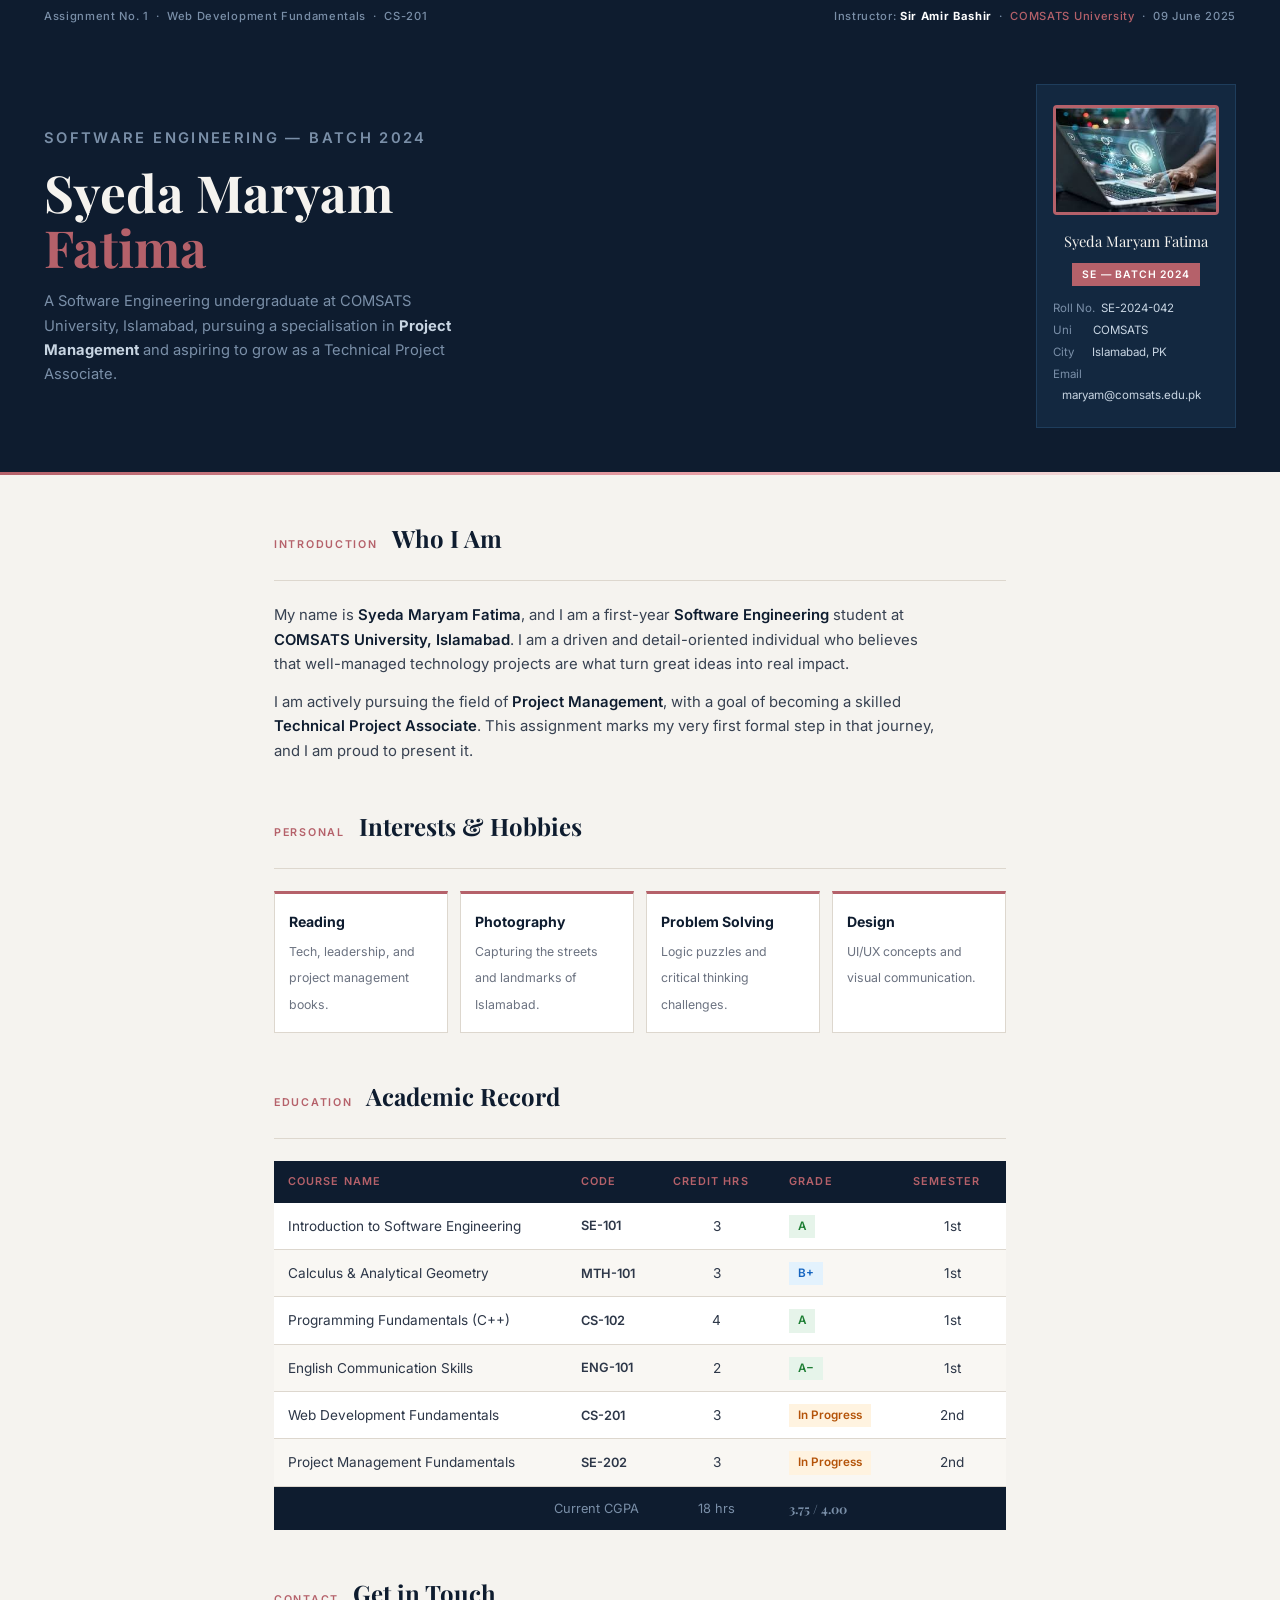
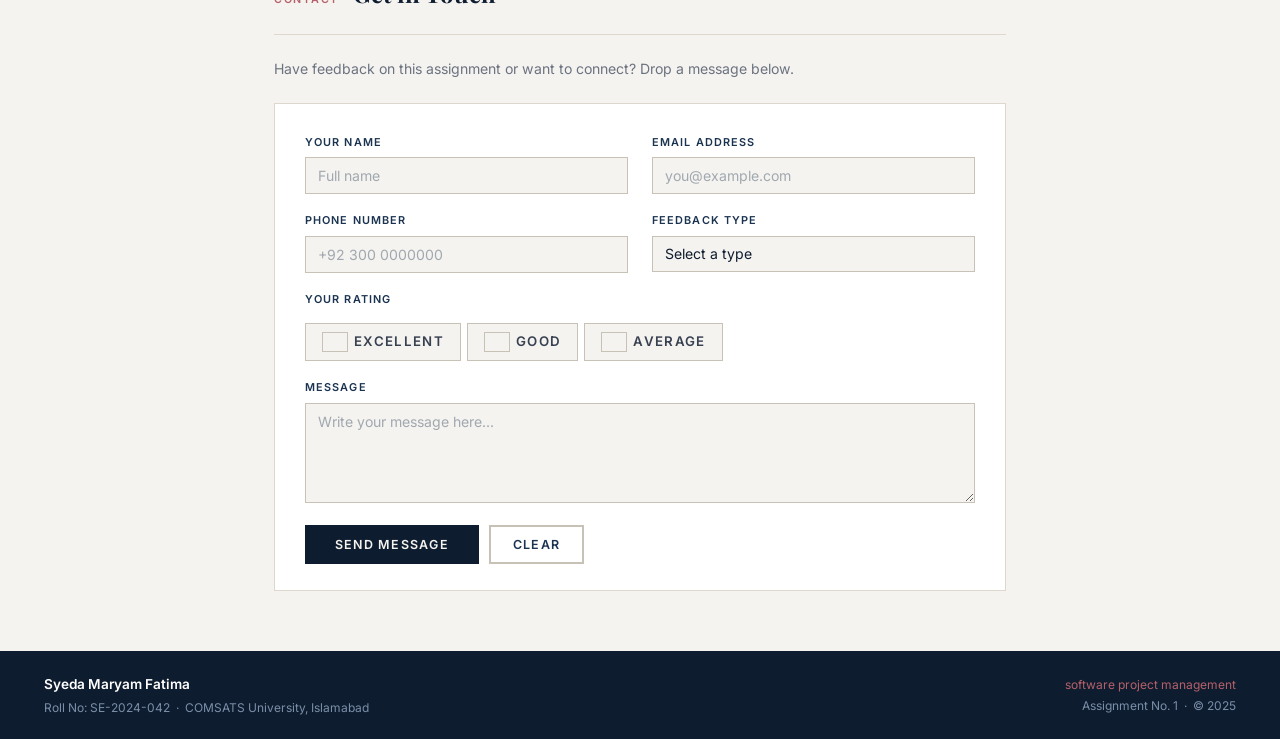
<file: index.html>
<!DOCTYPE html>
<html lang="en">
<head>
  <meta charset="UTF-8" />
  <meta name="viewport" content="width=device-width, initial-scale=1.0" />
  <title>Syeda Maryam Fatima — About Me</title>
  <link href="https://fonts.googleapis.com/css2?family=Playfair+Display:wght@400;700&family=Inter:wght@300;400;500;600&display=swap" rel="stylesheet" />

  <style>
    *, *::before, *::after { box-sizing: border-box; margin: 0; padding: 0; }
    html { scroll-behavior: smooth; }

    body {
      font-family: 'Inter', Arial, sans-serif;
      background: #f5f3ef;
      color: #0e1c2f;
      line-height: 1.65;
    }

    /* ── Top bar ───────────────────────────────────────── */
    .topbar {
      background: #0e1c2f;
      display: flex;
      justify-content: space-between;
      align-items: center;
      padding: 7px 44px;
      font-size: 0.7rem;
      font-weight: 500;
      color: #7a8fa8;
      letter-spacing: 0.06em;
    }
    .topbar strong { color: #fff; }
    .topbar .rose  { color: #b5616a; }

    /* ── Hero ──────────────────────────────────────────── */
    .hero {
      background: #0e1c2f;
      padding: 52px 44px 44px;
      display: grid;
      grid-template-columns: 1fr 200px;
      gap: 40px;
      align-items: center;
    }

    .eyebrow {
      font-size: 0.67rem;
      font-weight: 600;
      letter-spacing: 0.16em;
      text-transform: uppercase;
      color: #b5616a;
      margin-bottom: 14px;
    }

    .hero h1 {
      font-family: 'Playfair Display', Georgia, serif;
      font-size: clamp(2rem, 5vw, 3.2rem);
      font-weight: 700;
      color: #f5f3ef;
      line-height: 1.08;
      margin-bottom: 14px;
    }

    .hero h1 em { font-style: normal; color: #b5616a; }

    .hero p {
      font-size: 0.92rem;
      color: #7a8fa8;
      max-width: 420px;
    }

    /* Profile card */
    .profile-card {
      background: #132840;
      border: 1px solid #1e3d5c;
      padding: 20px 16px;
      text-align: center;
    }

    .profile-card img {
      width: 100%;
      height: 110px;
      object-fit: cover;
      border-radius: 4px;
      
      
      
      border: 3px solid #b5616a;
      display: block;
      margin: 0 auto 14px;
      object-fit: cover;
    }

    .profile-card .pc-name {
      font-family: 'Playfair Display', Georgia, serif;
      font-size: 0.92rem;
      color: #f5f3ef;
      display: block;
      margin-bottom: 3px;
    }

    .profile-card .pc-badge {
      display: inline-block;
      background: #b5616a;
      color: #fff;
      font-size: 0.65rem;
      font-weight: 600;
      letter-spacing: 0.08em;
      text-transform: uppercase;
      padding: 3px 10px;
      margin: 6px 0 12px;
    }

    .profile-card .pc-meta {
      font-size: 0.72rem;
      color: #7a8fa8;
      line-height: 1.9;
      text-align: left;
    }

    .profile-card .pc-meta span { color: #c8d5e2; }

    /* ── Accent bar ─────────────────────────────────────── */
    .accent-bar {
      height: 3px;
      background: linear-gradient(90deg, #b5616a 0%, #e8a0a7 55%, transparent 100%);
    }

    /* ── Main ───────────────────────────────────────────── */
    .main {
      max-width: 820px;
      margin: 0 auto;
      padding: 0 44px 60px;
    }

    /* ── Section ────────────────────────────────────────── */
    .block { margin-top: 44px; }

    .block-hdr {
      display: flex;
      align-items: baseline;
      gap: 14px;
      border-bottom: 1px solid #ddd7ce;
      padding-bottom: 12px;
      margin-bottom: 22px;
    }

    .block-hdr h2 {
      font-family: 'Playfair Display', Georgia, serif;
      font-size: 1.5rem;
      font-weight: 700;
      color: #0e1c2f;
    }

    /* ── About text ─────────────────────────────────────── */
    .about-text p {
      font-size: 0.93rem;
      color: #374151;
      margin-bottom: 13px;
      max-width: 660px;
    }
    .about-text p:last-child { margin-bottom: 0; }
    .about-text strong { color: #0e1c2f; font-weight: 600; }

    /* ── Interests ──────────────────────────────────────── */
    .interests {
      list-style: none;
      display: grid;
      grid-template-columns: repeat(4, 1fr);
      gap: 12px;
    }

    .interests li {
      background: #fff;
      border: 1px solid #ddd7ce;
      border-top: 3px solid #b5616a;
      padding: 16px 14px;
    }

    .interests li strong {
      display: block;
      font-size: 0.88rem;
      color: #0e1c2f;
      margin-bottom: 4px;
    }

    .interests li span {
      font-size: 0.77rem;
      color: #6b7280;
      line-height: 1.5;
    }

    /* ── Table ──────────────────────────────────────────── */
    .tbl-wrap { overflow-x: auto; }

    table.records {
      width: 100%;
      border-collapse: collapse;
      font-size: 0.85rem;
    }

    table.records thead th {
      background: #0e1c2f;
      color: #b5616a;
      font-size: 0.68rem;
      font-weight: 600;
      letter-spacing: 0.1em;
      text-transform: uppercase;
      padding: 12px 14px;
      text-align: left;
      white-space: nowrap;
    }

    table.records tbody tr { border-bottom: 1px solid #ddd7ce; }
    table.records tbody tr:nth-child(even) { background: #f9f7f3; }
    table.records tbody tr:nth-child(odd)  { background: #fff; }
    table.records tbody tr:hover { background: #f9eeee; transition: background 0.15s; }

    table.records td {
      padding: 11px 14px;
      color: #2d3748;
      vertical-align: middle;
    }

    .td-code { font-weight: 600; color: #1a3350; font-size: 0.8rem; }
    .td-c    { text-align: center; }

    .badge {
      display: inline-block;
      padding: 2px 9px;
      font-size: 0.73rem;
      font-weight: 600;
    }
    .b-a    { background: #e6f4ea; color: #1e7e34; }
    .b-b    { background: #e3f2fd; color: #1565c0; }
    .b-prog { background: #fff3e0; color: #b45309; }

    table.records tfoot td {
      background: #0e1c2f;
      color: #7a8fa8;
      padding: 11px 14px;
      font-size: 0.8rem;
    }

    .tf-cgpa {
      color: #b5616a;
      font-weight: 700;
      font-size: 1rem;
      font-family: 'Playfair Display', Georgia, serif;
    }

    /* ── Form ───────────────────────────────────────────── */
    .contact-note {
      font-size: 0.88rem;
      color: #6b7280;
      margin-bottom: 22px;
    }

    .form-box {
      background: #fff;
      border: 1px solid #ddd7ce;
      padding: 30px 30px 26px;
    }

    .fg-grid {
      display: grid;
      grid-template-columns: 1fr 1fr;
      gap: 18px 24px;
    }

    .fg { display: flex; flex-direction: column; gap: 6px; }
    .fg.s2 { grid-column: 1 / -1; }

    .fg label {
      font-size: 0.68rem;
      font-weight: 600;
      letter-spacing: 0.1em;
      text-transform: uppercase;
      color: #1a3350;
    }

    .fg input, .fg select, .fg textarea {
      padding: 9px 12px;
      border: 1px solid #c8c2b6;
      background: #f5f3ef;
      font-family: 'Inter', Arial, sans-serif;
      font-size: 0.88rem;
      color: #0e1c2f;
      outline: none;
      transition: border-color 0.16s, background 0.16s;
      -webkit-appearance: none;
      border-radius: 0;
    }

    .fg input::placeholder, .fg textarea::placeholder { color: #a0a8b0; }

    .fg input:focus, .fg select:focus, .fg textarea:focus {
      border-color: #b5616a;
      background: #fff;
    }

    .fg textarea { resize: vertical; min-height: 100px; }

    .radio-label {
      font-size: 0.68rem;
      font-weight: 600;
      letter-spacing: 0.1em;
      text-transform: uppercase;
      color: #1a3350;
      margin-bottom: 8px;
    }

    .radio-row { display: flex; gap: 6px; }

    .radio-row label {
      display: flex;
      align-items: center;
      gap: 6px;
      padding: 7px 16px;
      border: 1px solid #c8c2b6;
      background: #f5f3ef;
      font-size: 0.83rem;
      color: #374151;
      cursor: pointer;
      transition: all 0.14s;
    }

    .radio-row label:has(input:checked) {
      background: #0e1c2f;
      border-color: #0e1c2f;
      color: #fff;
    }

    .radio-row input[type="radio"] { accent-color: #b5616a; cursor: pointer; }

    .form-actions {
      grid-column: 1 / -1;
      display: flex;
      gap: 10px;
      padding-top: 4px;
    }

    .btn-send {
      background: #0e1c2f;
      color: #f5f3ef;
      border: 2px solid #0e1c2f;
      padding: 10px 28px;
      font-family: 'Inter', Arial, sans-serif;
      font-size: 0.78rem;
      font-weight: 600;
      letter-spacing: 0.1em;
      text-transform: uppercase;
      cursor: pointer;
      transition: background 0.16s, color 0.16s;
    }

    .btn-send:hover { background: #b5616a; border-color: #b5616a; color: #fff; }

    .btn-clear {
      background: transparent;
      color: #1a3350;
      border: 2px solid #c8c2b6;
      padding: 10px 22px;
      font-family: 'Inter', Arial, sans-serif;
      font-size: 0.78rem;
      font-weight: 600;
      letter-spacing: 0.1em;
      text-transform: uppercase;
      cursor: pointer;
      transition: border-color 0.16s;
    }

    .btn-clear:hover { border-color: #0e1c2f; }

    /* ── Footer ─────────────────────────────────────────── */
    footer {
      background: #0e1c2f;
      padding: 22px 44px;
      display: flex;
      justify-content: space-between;
      align-items: center;
      font-size: 0.75rem;
      color: #7a8fa8;
    }

    footer .fn { color: #fff; font-weight: 600; font-size: 0.85rem; display: block; margin-bottom: 2px; }
    footer .fr { text-align: right; line-height: 1.8; }
    footer .rose { color: #b5616a; }

    /* ── Responsive ─────────────────────────────────────── */
    @media (max-width: 680px) {
      .topbar, footer { padding: 8px 20px; flex-direction: column; gap: 4px; text-align: center; }
      footer .fr { text-align: center; }
      .hero { grid-template-columns: 1fr; padding: 36px 20px; }
      .profile-card { display: none; }
      .main { padding: 0 20px 48px; }
      .interests { grid-template-columns: 1fr 1fr; }
      .fg-grid { grid-template-columns: 1fr; }
      .fg.s2 { grid-column: 1; }
      .form-actions { flex-direction: column; }
      .form-box { padding: 20px 16px; }
    }

    @media (max-width: 420px) {
      .interests { grid-template-columns: 1fr; }
    }
  </style>
</head>
<body>

  <!-- Top bar -->
  <div class="topbar">
    <span>Assignment No. 1 &nbsp;·&nbsp; Web Development Fundamentals &nbsp;·&nbsp; CS-201</span>
    <span>Instructor: <strong>Sir Amir Bashir</strong> &nbsp;·&nbsp; <span class="rose">COMSATS University</span> &nbsp;·&nbsp; 09 June 2025</span>
  </div>

  <!-- Hero -->
  <header class="hero">
    <div>
      <p class="eyebrow">Software Engineering — Batch 2024</p>
      <h1>Syeda Maryam<br><em>Fatima</em></h1>
      <p>A Software Engineering undergraduate at COMSATS University, Islamabad, pursuing a specialisation in <strong style="color:#c8d5e2;">Project Management</strong> and aspiring to grow as a Technical Project Associate.</p>
    </div>

    <div class="profile-card">
      <img
        src="[data-uri]"
        alt="Syeda Maryam Fatima"
      />
      <span class="pc-name">Syeda Maryam Fatima</span>
      <span class="pc-badge">SE — Batch 2024</span>
      <div class="pc-meta">
        Roll No. &nbsp;<span>SE-2024-042</span><br>
        Uni &nbsp;&nbsp;&nbsp;&nbsp;&nbsp;&nbsp;<span>COMSATS</span><br>
        City &nbsp;&nbsp;&nbsp;&nbsp;&nbsp;<span>Islamabad, PK</span><br>
        Email &nbsp;&nbsp;&nbsp;<span>maryam@comsats.edu.pk</span>
      </div>
    </div>
  </header>

  <div class="accent-bar"></div>

  <main class="main">

    <!-- About -->
    <section class="block">
      <div class="block-hdr">
        <span class="eyebrow">Introduction</span>
        <h2>Who I Am</h2>
      </div>
      <div class="about-text">
        <p>
          My name is <strong>Syeda Maryam Fatima</strong>, and I am a first-year
          <strong>Software Engineering</strong> student at <strong>COMSATS University, Islamabad</strong>.
          I am a driven and detail-oriented individual who believes that well-managed technology
          projects are what turn great ideas into real impact.
        </p>
        <p>
          I am actively pursuing the field of <strong>Project Management</strong>, with a goal of
          becoming a skilled <strong>Technical Project Associate</strong>. This assignment marks my
          very first formal step in that journey, and I am proud to present it.
        </p>
      </div>
    </section>

    <!-- Interests -->
    <section class="block">
      <div class="block-hdr">
        <span class="eyebrow">Personal</span>
        <h2>Interests &amp; Hobbies</h2>
      </div>
      <ul class="interests">
        <li><strong>Reading</strong><span>Tech, leadership, and project management books.</span></li>
        <li><strong>Photography</strong><span>Capturing the streets and landmarks of Islamabad.</span></li>
        <li><strong>Problem Solving</strong><span>Logic puzzles and critical thinking challenges.</span></li>
        <li><strong>Design</strong><span>UI/UX concepts and visual communication.</span></li>
      </ul>
    </section>

    <!-- Academic Record -->
    <section class="block">
      <div class="block-hdr">
        <span class="eyebrow">Education</span>
        <h2>Academic Record</h2>
      </div>
      <div class="tbl-wrap">
        <table class="records">
          <thead>
            <tr>
              <th>Course Name</th>
              <th>Code</th>
              <th class="td-c">Credit Hrs</th>
              <th>Grade</th>
              <th class="td-c">Semester</th>
            </tr>
          </thead>
          <tbody>
            <tr>
              <td>Introduction to Software Engineering</td>
              <td class="td-code">SE-101</td>
              <td class="td-c">3</td>
              <td><span class="badge b-a">A</span></td>
              <td class="td-c">1st</td>
            </tr>
            <tr>
              <td>Calculus &amp; Analytical Geometry</td>
              <td class="td-code">MTH-101</td>
              <td class="td-c">3</td>
              <td><span class="badge b-b">B+</span></td>
              <td class="td-c">1st</td>
            </tr>
            <tr>
              <td>Programming Fundamentals (C++)</td>
              <td class="td-code">CS-102</td>
              <td class="td-c">4</td>
              <td><span class="badge b-a">A</span></td>
              <td class="td-c">1st</td>
            </tr>
            <tr>
              <td>English Communication Skills</td>
              <td class="td-code">ENG-101</td>
              <td class="td-c">2</td>
              <td><span class="badge b-a">A−</span></td>
              <td class="td-c">1st</td>
            </tr>
            <tr>
              <td>Web Development Fundamentals</td>
              <td class="td-code">CS-201</td>
              <td class="td-c">3</td>
              <td><span class="badge b-prog">In Progress</span></td>
              <td class="td-c">2nd</td>
            </tr>
            <tr>
              <td>Project Management Fundamentals</td>
              <td class="td-code">SE-202</td>
              <td class="td-c">3</td>
              <td><span class="badge b-prog">In Progress</span></td>
              <td class="td-c">2nd</td>
            </tr>
          </tbody>
          <tfoot>
            <tr>
              <td colspan="2" style="text-align:right; padding-right:20px;">Current CGPA</td>
              <td class="td-c" style="color:#7a8fa8;">18 hrs</td>
              <td class="tf-cgpa" colspan="2">3.75 / 4.00</td>
            </tr>
          </tfoot>
        </table>
      </div>
    </section>

    <!-- Contact -->
    <section class="block">
      <div class="block-hdr">
        <span class="eyebrow">Contact</span>
        <h2>Get in Touch</h2>
      </div>
      <p class="contact-note">Have feedback on this assignment or want to connect? Drop a message below.</p>

      <div class="form-box">
        <form action="#" method="post">
          <div class="fg-grid">

            <div class="fg">
              <label for="f-name">Your Name</label>
              <input type="text" id="f-name" name="name" placeholder="Full name" required />
            </div>

            <div class="fg">
              <label for="f-email">Email Address</label>
              <input type="email" id="f-email" name="email" placeholder="you@example.com" required />
            </div>

            <div class="fg">
              <label for="f-phone">Phone Number</label>
              <input type="tel" id="f-phone" name="phone" placeholder="+92 300 0000000" />
            </div>

            <div class="fg">
              <label for="f-type">Feedback Type</label>
              <select id="f-type" name="feedback_type">
                <option value="">Select a type</option>
                <option value="assignment">Assignment Review</option>
                <option value="collab">Project Collaboration</option>
                <option value="general">General Message</option>
              </select>
            </div>

            <div class="fg s2">
              <p class="radio-label">Your Rating</p>
              <div class="radio-row">
                <label><input type="radio" name="rating" value="5" /> Excellent</label>
                <label><input type="radio" name="rating" value="4" /> Good</label>
                <label><input type="radio" name="rating" value="3" /> Average</label>
              </div>
            </div>

            <div class="fg s2">
              <label for="f-msg">Message</label>
              <textarea id="f-msg" name="message" placeholder="Write your message here..."></textarea>
            </div>

            <div class="form-actions">
              <input type="submit" class="btn-send"  value="Send Message" />
              <input type="reset"  class="btn-clear" value="Clear" />
            </div>

          </div>
        </form>
      </div>
    </section>

  </main>

  <!-- Footer -->
  <footer>
    <div>
      <span class="fn">Syeda Maryam Fatima</span>
      Roll No: SE-2024-042 &nbsp;·&nbsp; COMSATS University, Islamabad
    </div>
    <div class="fr">
      <span class="rose">software project management</span><br>
      Assignment No. 1 &nbsp;·&nbsp; &copy; 2025
    </div>
  </footer>

</body>
</html>
</file>
